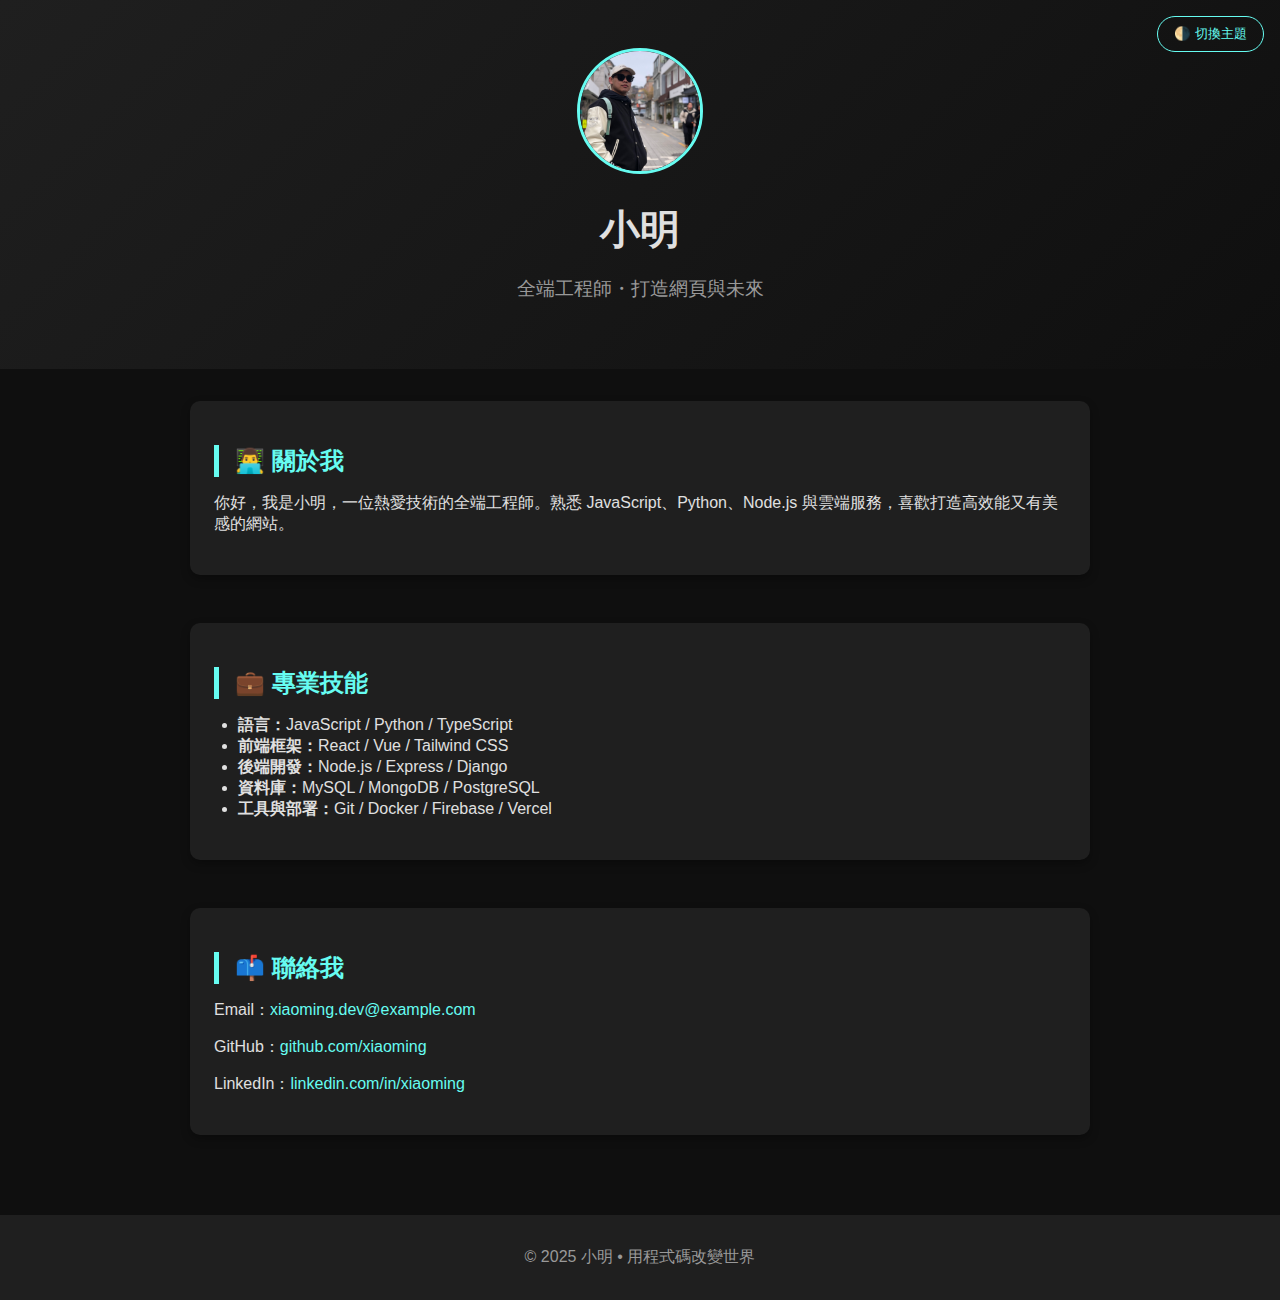
<file: my_first.html>
<!DOCTYPE html>
<html lang="zh-Hant">
<head>
  <meta charset="UTF-8">
  <meta name="viewport" content="width=device-width, initial-scale=1">
  <title>小明｜全端工程師</title>
  <style>
    :root {
      --bg: #0f0f0f;
      --text: #e0e0e0;
      --accent: #66fcf1;
      --subtext: #999;
      --card: #1f1f1f;
    }

    body.light {
      --bg: #ffffff;
      --text: #222222;
      --accent: #007acc;
      --subtext: #555;
      --card: #f0f0f0;
    }

    body {
      margin: 0;
      font-family: 'Segoe UI', Tahoma, sans-serif;
      background-color: var(--bg);
      color: var(--text);
      transition: background-color 0.3s, color 0.3s;
    }

    header {
      text-align: center;
      padding: 3rem 2rem;
      background: linear-gradient(135deg, var(--card), var(--bg));
      position: relative;
    }

    .theme-toggle {
      position: absolute;
      top: 1rem;
      right: 1rem;
      background: none;
      border: 1px solid var(--accent);
      color: var(--accent);
      padding: 0.5rem 1rem;
      border-radius: 20px;
      cursor: pointer;
      transition: all 0.3s;
    }

    .theme-toggle:hover {
      background-color: var(--accent);
      color: var(--bg);
    }

    .avatar {
      width: 120px;
      height: 120px;
      border-radius: 50%;
      object-fit: cover;
      border: 3px solid var(--accent);
      margin-bottom: 1rem;
    }

    header h1 {
      font-size: 2.5rem;
      margin: 0.5rem 0;
    }

    header p {
      color: var(--subtext);
      font-size: 1.2rem;
    }

    main {
      padding: 2rem;
      max-width: 900px;
      margin: auto;
    }

    section {
      margin-bottom: 3rem;
    }

    h2 {
      color: var(--accent);
      border-left: 5px solid var(--accent);
      padding-left: 1rem;
      margin-bottom: 1rem;
    }

    .card {
      background-color: var(--card);
      padding: 1.5rem;
      border-radius: 10px;
      box-shadow: 0 4px 10px rgba(0,0,0,0.3);
      transition: background-color 0.3s;
    }

    ul {
      padding-left: 1.5rem;
    }

    a {
      color: var(--accent);
      text-decoration: none;
    }

    a:hover {
      text-decoration: underline;
    }

    footer {
      text-align: center;
      padding: 2rem;
      background-color: var(--card);
      color: var(--subtext);
    }
  </style>
</head>
<body>

  <header>
    <button class="theme-toggle" onclick="toggleTheme()">🌗 切換主題</button>
    
    <!-- 頭像圖片（你可以換成線上圖片） -->
    <img src="me.jpg" alt="我的頭像" class="avatar">
    <!-- <img src="https://example.com/your-photo.jpg" alt="我的頭像" class="avatar"> -->

    <h1>小明</h1>
    <p>全端工程師・打造網頁與未來</p>
  </header>

  <main>
    <section class="card">
      <h2>👨‍💻 關於我</h2>
      <p>你好，我是小明，一位熱愛技術的全端工程師。熟悉 JavaScript、Python、Node.js 與雲端服務，喜歡打造高效能又有美感的網站。</p>
    </section>

    <section class="card">
      <h2>💼 專業技能</h2>
      <ul>
        <li><strong>語言：</strong>JavaScript / Python / TypeScript</li>
        <li><strong>前端框架：</strong>React / Vue / Tailwind CSS</li>
        <li><strong>後端開發：</strong>Node.js / Express / Django</li>
        <li><strong>資料庫：</strong>MySQL / MongoDB / PostgreSQL</li>
        <li><strong>工具與部署：</strong>Git / Docker / Firebase / Vercel</li>
      </ul>
    </section>

    <section class="card">
      <h2>📫 聯絡我</h2>
      <p>Email：<a href="mailto:xiaoming.dev@example.com">xiaoming.dev@example.com</a></p>
      <p>GitHub：<a href="https://github.com/xiaoming" target="_blank">github.com/xiaoming</a></p>
      <p>LinkedIn：<a href="https://linkedin.com/in/xiaoming" target="_blank">linkedin.com/in/xiaoming</a></p>
    </section>
  </main>

  <footer>
    &copy; 2025 小明 • 用程式碼改變世界
  </footer>

  <script>
    function toggleTheme() {
      document.body.classList.toggle('light');
    }
  </script>
</body>
</html>
</file>
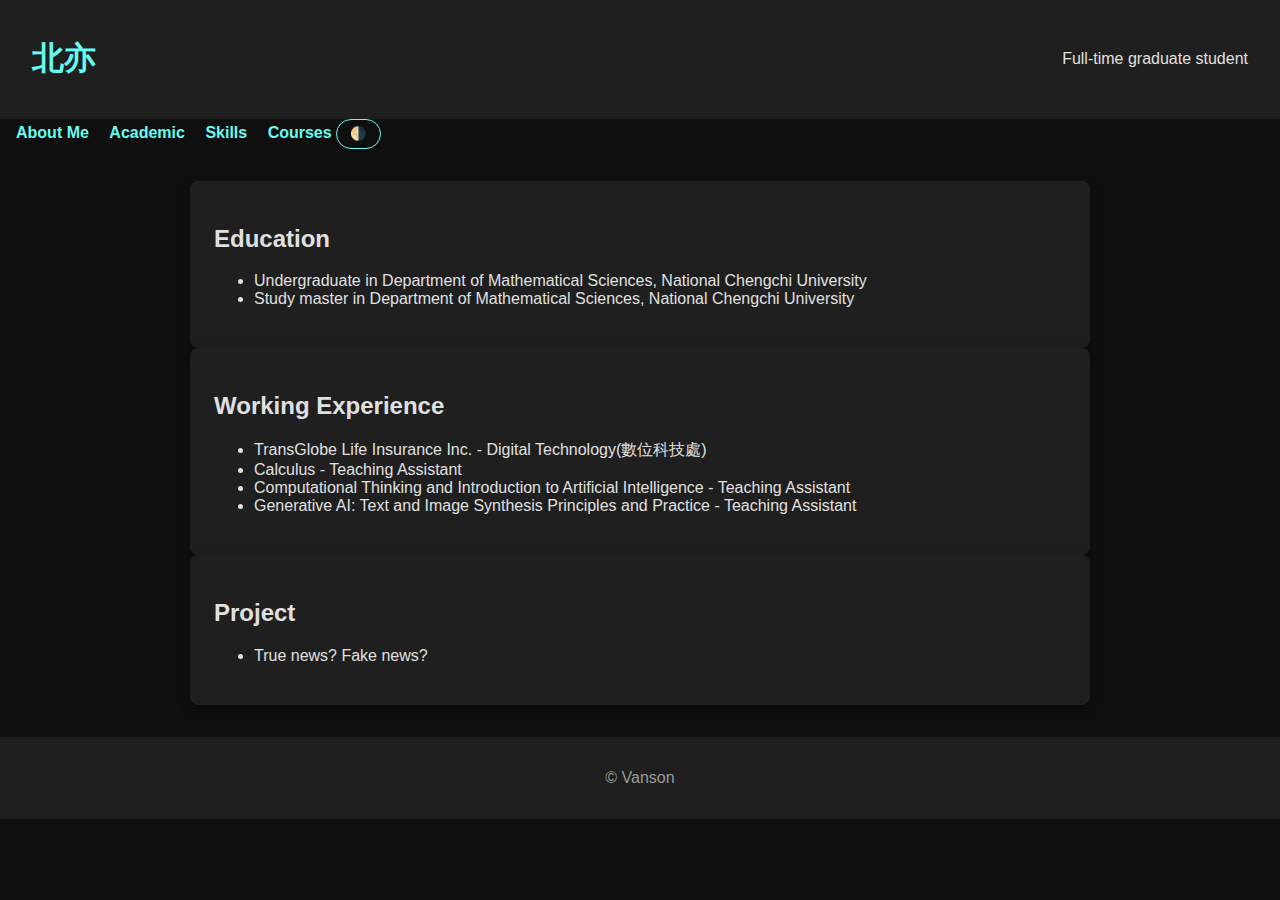
<file: personal-website/academic.html>
<!DOCTYPE html>
<html lang="zh-Hant">
<head>
  <meta charset="UTF-8">
  <title>Academic Experience｜北亦的個人網站</title>
  <link rel="stylesheet" href="style.css">
</head>

  
<body>  
  <header class="fade-in">
    <h1>北亦</h1>
    <p>Full-time graduate student</p>
  </header>

  <nav>
    <a href="vanson.html">About Me</a>
    <a href="academic.html">Academic</a>
    <a href="skills.html">Skills</a>
    <a href="courses.html">Courses</a>
    <button class="theme-toggle" onclick="toggleTheme()">🌗</button>
  </nav>
  
  <main>
    <section class="card">
      <h2>Education</h2>
      <ul>
        <li>Undergraduate in Department of Mathematical Sciences, National Chengchi University</li>
        <li>Study master in Department of Mathematical Sciences, National Chengchi University</li>
      </ul>
    </section>

    <section class="card">
      <h2>Working Experience</h2>
      <ul>
        <li>TransGlobe Life Insurance Inc. - Digital Technology(數位科技處)</li>
        <li>Calculus - Teaching Assistant</li> 
        <li>Computational Thinking and Introduction to Artificial Intelligence - Teaching Assistant</li>
        <li>Generative AI: Text and Image Synthesis Principles and Practice - Teaching Assistant</li>
      </ul>
    </section>

    <section class="card">
      <h2>Project</h2>
      <ul>
        <li>True news? Fake news?</li>
      </ul>
    </section>
  </main>
  
  <footer>&copy; Vanson</footer>
  
  <script>
    function toggleTheme() {
      document.body.classList.toggle('light');
    }
  </script>
</body>
</html>
</file>
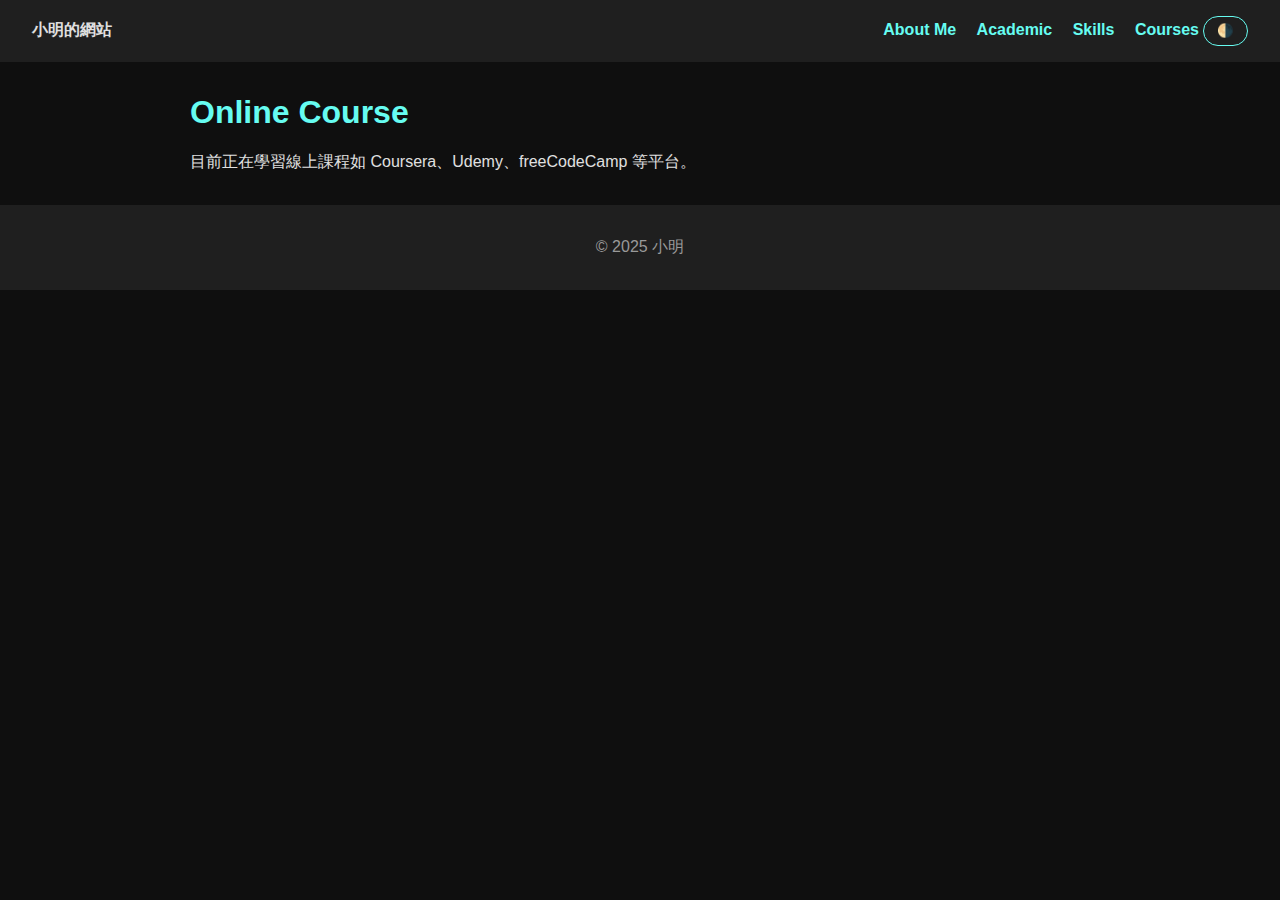
<file: personal-website/courses.html>
<!DOCTYPE html>
<html lang="zh-Hant">
<head>
  <meta charset="UTF-8">
  <title>Online Course｜小明的個人網站</title>
  <link rel="stylesheet" href="style.css">
</head>
<body>
  <header>
    <div><strong>小明的網站</strong></div>
    <nav>
      <a href="index.html">About Me</a>
      <a href="academic.html">Academic</a>
      <a href="skills.html">Skills</a>
      <a href="courses.html">Courses</a>
      <button class="theme-toggle" onclick="toggleTheme()">🌗</button>
    </nav>
  </header>
  <main>
    <h1>Online Course</h1>
    <p>目前正在學習線上課程如 Coursera、Udemy、freeCodeCamp 等平台。</p>
  </main>
  <footer>&copy; 2025 小明</footer>
  <script>
    function toggleTheme() {
      document.body.classList.toggle('light');
    }
  </script>
</body>
</html>
</file>
<file: personal-website/style.css>
:root {
  --bg: #0f0f0f;
  --text: #e0e0e0;
  --accent: #66fcf1;
  --subtext: #999;
  --card: #1f1f1f;
}
body.light {
  --bg: #ffffff;
  --text: #222222;
  --accent: #007acc;
  --subtext: #555;
  --card: #f0f0f0;
}
body {
  margin: 0;
  font-family: 'Segoe UI', Tahoma, sans-serif;
  background-color: var(--bg);
  color: var(--text);
  transition: background-color 0.3s, color 0.3s;
}
header {
  padding: 1rem 2rem;
  background-color: var(--card);
  display: flex;
  justify-content: space-between;
  align-items: center;
}
nav a {
  margin-left: 1rem;
  color: var(--accent);
  text-decoration: none;
  font-weight: bold;
}

nav a:hover {
  text-decoration: underline;
}

    .card {
      background-color: #1f1f1f;
      padding: 1.5rem;
      border-radius: 8px;
      box-shadow: 0 4px 10px rgba(0,0,0,0.5);
    }

main {
  max-width: 900px;
  margin: 2rem auto;
  padding: 0 1rem;
}

h1 {
  color: var(--accent);
}

footer {
  text-align: center;
  padding: 2rem;
  background-color: var(--card);
  color: var(--subtext);
}

    .fade-in {
      animation: fadeIn 1.5s ease-in;
    }

    @keyframes fadeIn {
      from { opacity: 0; transform: translateY(10px); }
      to { opacity: 1; transform: translateY(0); }
    }

.theme-toggle {
  background: none;
  border: 1px solid var(--accent);
  color: var(--accent);
  padding: 0.4rem 0.8rem;
  border-radius: 20px;
  cursor: pointer;
  transition: all 0.3s;
}

.theme-toggle:hover {
  background-color: var(--accent);
  color: var(--bg);
}
</file>
